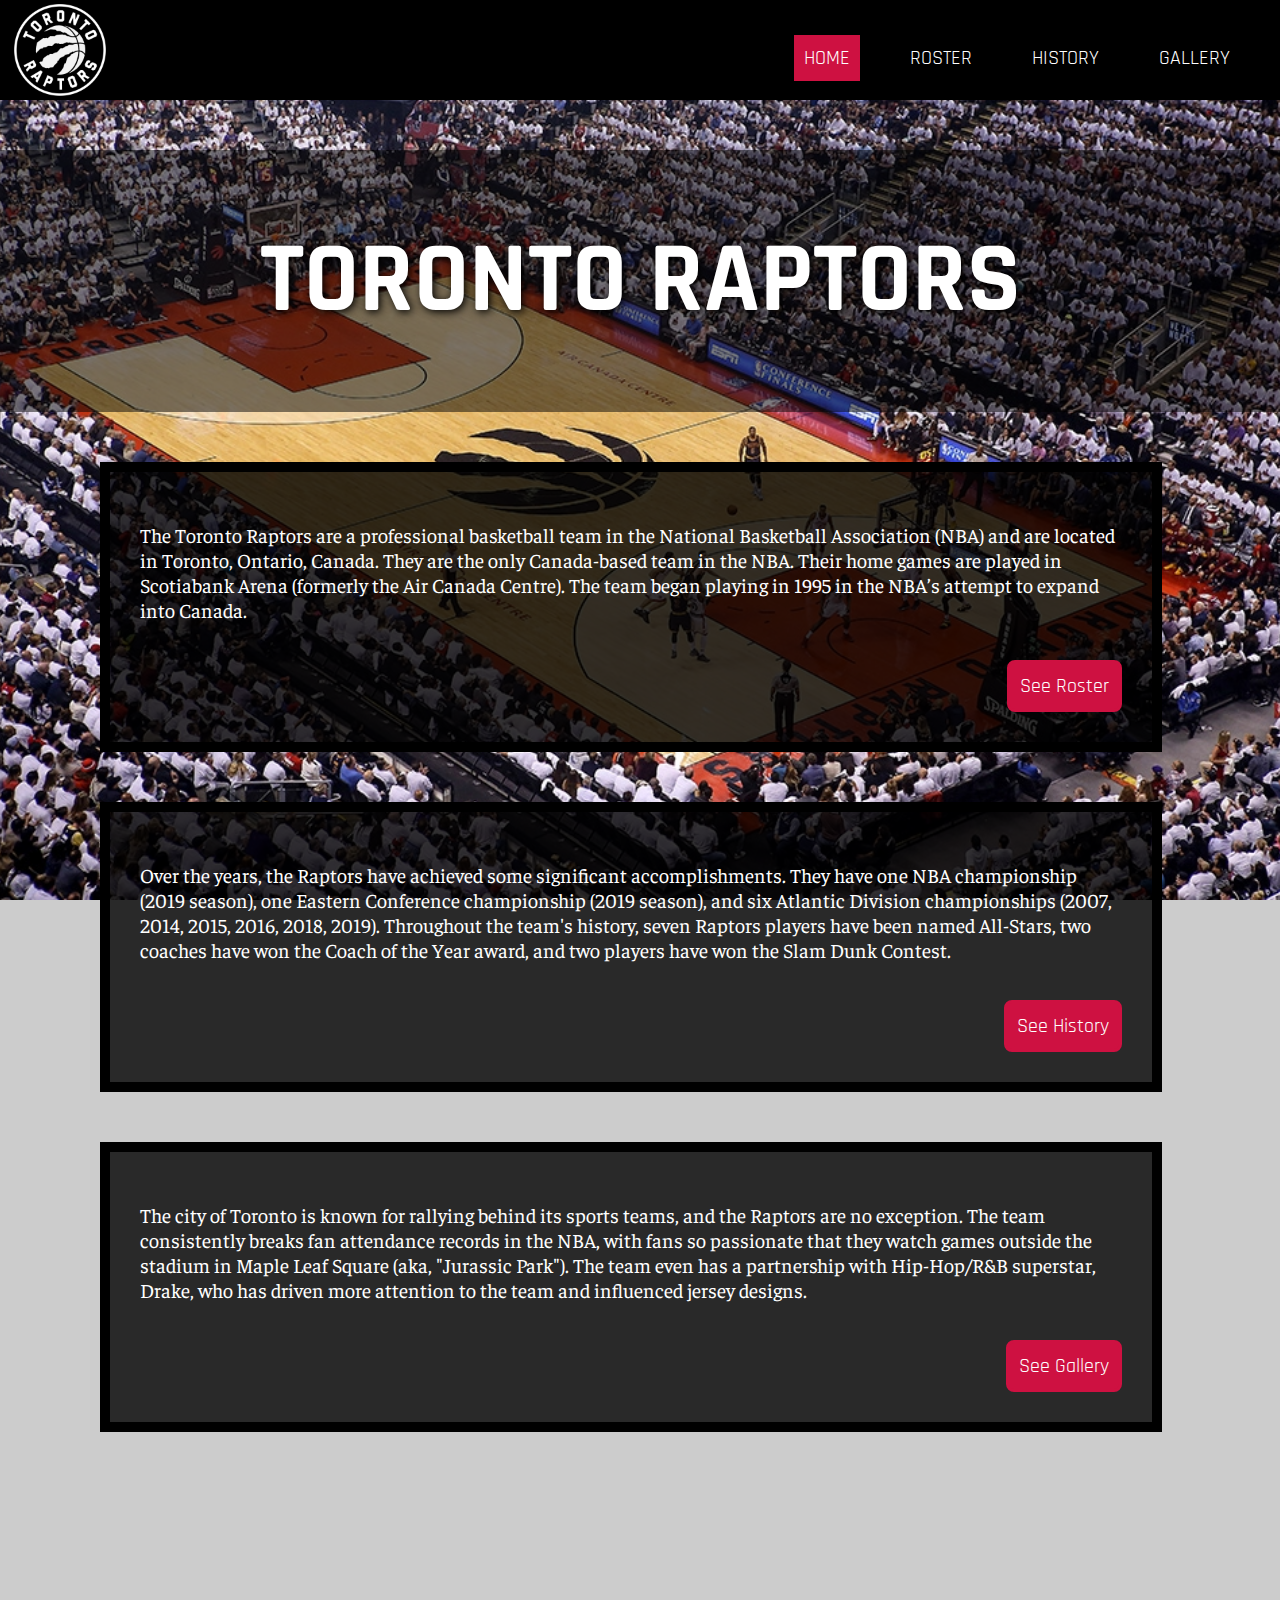
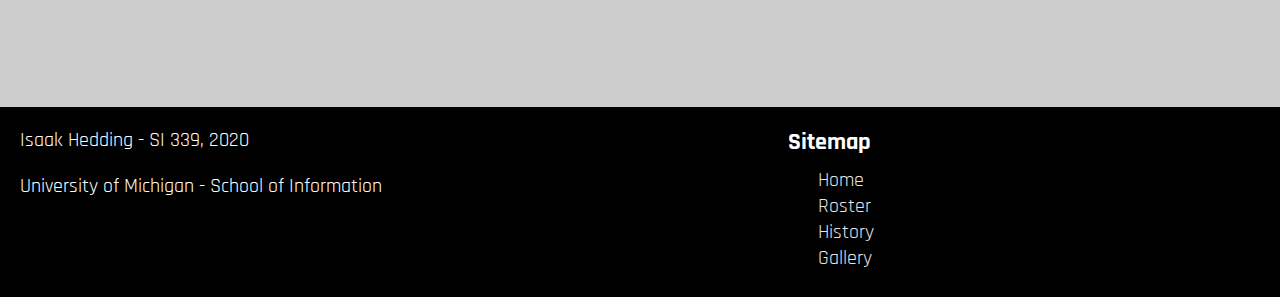
<file: index.html>
<!DOCTYPE html>
<html lang="en">
<head>
	<meta charset="UTF-8">
	<title>Toronto Raptors</title>
	<link rel="stylesheet" href="css/style.css">
  <link href="https://fonts.googleapis.com/css2?family=Faustina&family=Rajdhani:wght@700&display=swap" rel="stylesheet">
  <link rel="shortcut icon" type="image/png" href="images/favicon-logo.png"/>
</head>

<body>
	<!-- <a class="skip" href="#skip">Jump to Content</a> -->
<main class="container">
<header>
  <a href="index.html"><img src="images/nav-bar-logo.png" alt="toronto raptors logo"></a>
	<div class="hamburger-icon" onclick="toggleClass()">
		<p>&#9776;</p>
	</div>
	<nav>
		<ul class="nav_links">
		<li class="nav_item"><a class="active">HOME</a></li>
    <li class="nav_item"><a href="roster.html">ROSTER</a></li>
    <li class="nav_item"><a href="history.html">HISTORY</a></li>
    <li class="nav_item"><a href="gallery.html">GALLERY</a></li>
    </ul>
	</nav>
</header>
<script src="script/script.js"></script>


	<div class="main-text">
		<div class="main-text-background">
		<h1>TORONTO RAPTORS</h1>
		</div>
	</div>
  <div class="text-block-uno">
	   <p>The Toronto Raptors are a professional basketball team in the National Basketball Association (NBA) and are located in Toronto, Ontario, Canada. They are the only Canada-based team in the NBA. Their home games are played in Scotiabank Arena (formerly the Air Canada Centre). The team began playing in 1995 in the NBA’s attempt to expand into Canada.</p><br>
		 <a class="button" href="roster.html">See Roster</a>
	</div>
	<div class="text-block-dos">
  	<p>Over the years, the Raptors have achieved some significant accomplishments. They have one NBA championship (2019 season), one Eastern Conference championship (2019 season), and six Atlantic Division championships (2007, 2014, 2015, 2016, 2018, 2019). Throughout the team's history, seven Raptors players have been named All-Stars, two coaches have won the Coach of the Year award, and two players have won the Slam Dunk Contest.</p><br>
		<a class="button" href="history.html">See History</a>
	</div>
	<div class="text-block-tres">
		<p>The city of Toronto is known for rallying behind its sports teams, and the Raptors are no exception. The team consistently breaks fan attendance records in the NBA, with fans so passionate that they watch games outside the stadium in Maple Leaf Square (aka, "Jurassic Park"). The team even has a partnership with Hip-Hop/R&B superstar, Drake, who has driven more attention to the team and influenced jersey designs.</p><br>
		<a class="button" href="gallery.html">See Gallery</a>
	</div>

<footer>
	<div class="footer-container">
	<div class="footer-one">
		<p>Isaak Hedding - SI 339, 2020</p>
		<p>University of Michigan - School of Information</p>
	</div>
	<div class="footer-two">
		<h2>Sitemap</h2>
		<ul>
			<li><a href="index.html">Home</a></li>
			<li><a href="roster.html">Roster</a></li>
			<li><a href="history.html">History</a></li>
			<li><a href="gallery.html">Gallery</a></li>
		</ul>
	</div>
	</div>
</footer>
<!-- </div> -->
</main>
</body>
</html>
</file>
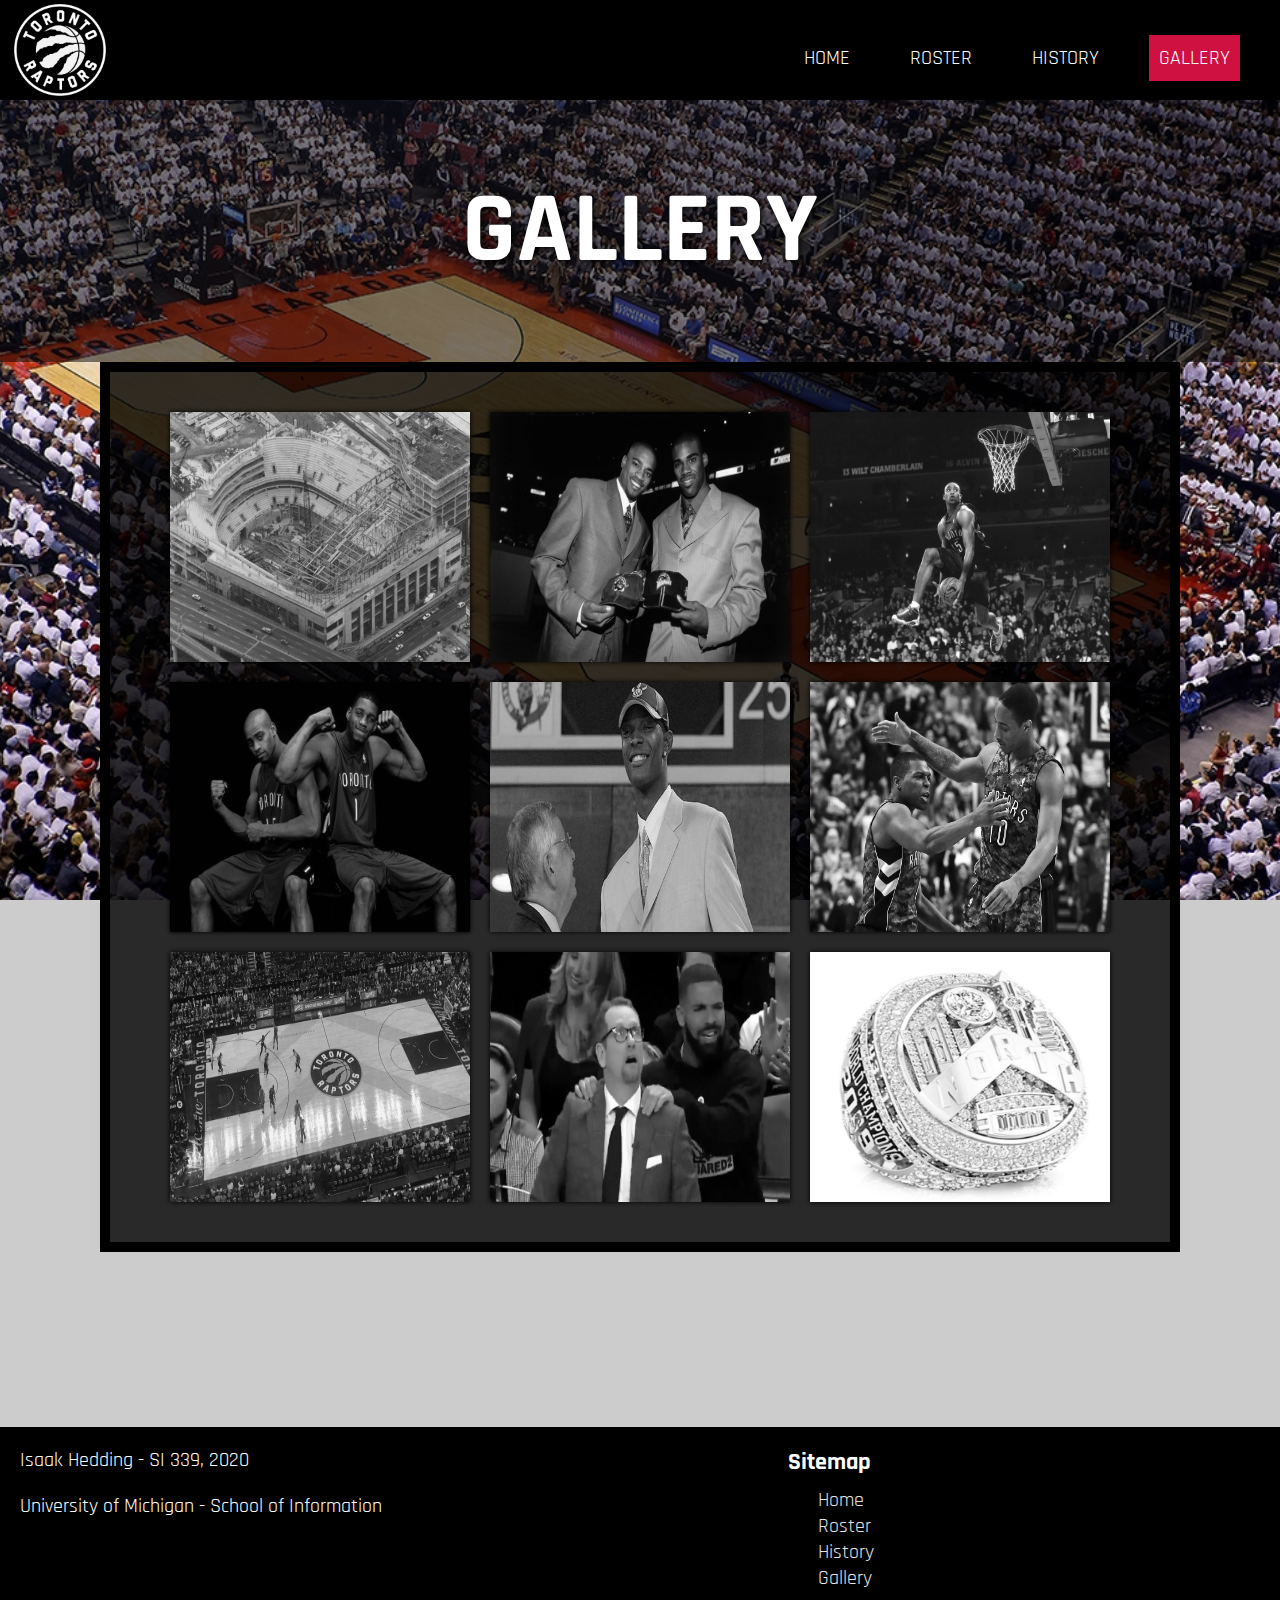
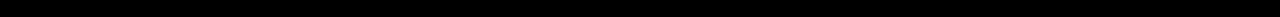
<file: gallery.html>
<!DOCTYPE html>
<html lang="en">
<head>
	<meta charset="UTF-8">
	<title>Toronto Raptors</title>
	<link rel="stylesheet" href="css/style.css">
  <link href="https://fonts.googleapis.com/css2?family=Faustina&family=Rajdhani:wght@700&display=swap" rel="stylesheet">
  <link rel="shortcut icon" type="image/png" href="images/favicon-logo.png"/>
</head>

<body>
<main class="container-gallery">
<header>
  <a href="index.html"><img src="images/nav-bar-logo.png" alt="toronto raptors logo"></a>
  <div class="hamburger-icon" onclick="toggleClass()">
    <p>&#9776;</p>
  </div>
  <nav>
		<ul class="nav_links">
		<li class="nav_item"><a href="index.html">HOME</a></li>
    <li class="nav_item"><a href="roster.html">ROSTER</a></li>
    <li class="nav_item"><a href="history.html">HISTORY</a></li>
    <li class="nav_item"><a class="active" href="gallery.html">GALLERY</a></li>
    </ul>
	</nav>
</header>

<script src="script/script.js"></script>

<div class="main-text">
  <h1>GALLERY</h1>
</div>

<div class="gallery">
  <img src="images/air-canada-centre-gallery.jpg" alt="first air canada centre" />
  <img src="images/vince-carter-gallery.jpeg" alt="vince carter getting drafted" />
  <img src="images/vince-carter-dunk-gallery.jpg" alt="vince carter in slam dunk contest" />
  <img src="images/tmac-vc-gallery.jpg" alt="vince carter and tracy mcgrady posing" />
  <img src="images/chris-bosh-gallery.jpg" alt="chris bosh on draft night" />
  <img src="images/lowry-derozan-gallery.jpg" alt="lowry and derozan in alternate jerseys" />
  <img src="images/welcome-toronto-gallery.jpg" alt="welcome toronto alternate court" />
  <img src="images/nick-nurse-drake-gallery.jpg" alt="drake back rub nick nurse" />
  <img src="images/championship-ring.png" alt="2019 championship ring" />
</div>



<footer>
	<div class="footer-container">
	<div class="footer-one">
		<p>Isaak Hedding - SI 339, 2020</p>
		<p>University of Michigan - School of Information</p>
	</div>
	<div class="footer-two">
		<h2>Sitemap</h2>
		<ul>
			<li><a href="index.html">Home</a></li>
			<li><a href="roster.html">Roster</a></li>
			<li><a href="history.html">History</a></li>
			<li><a href="gallery.html">Gallery</a></li>
		</ul>
	</div>
	</div>
</footer>
<!-- </div> -->
</main>
</body>
</html>
</file>
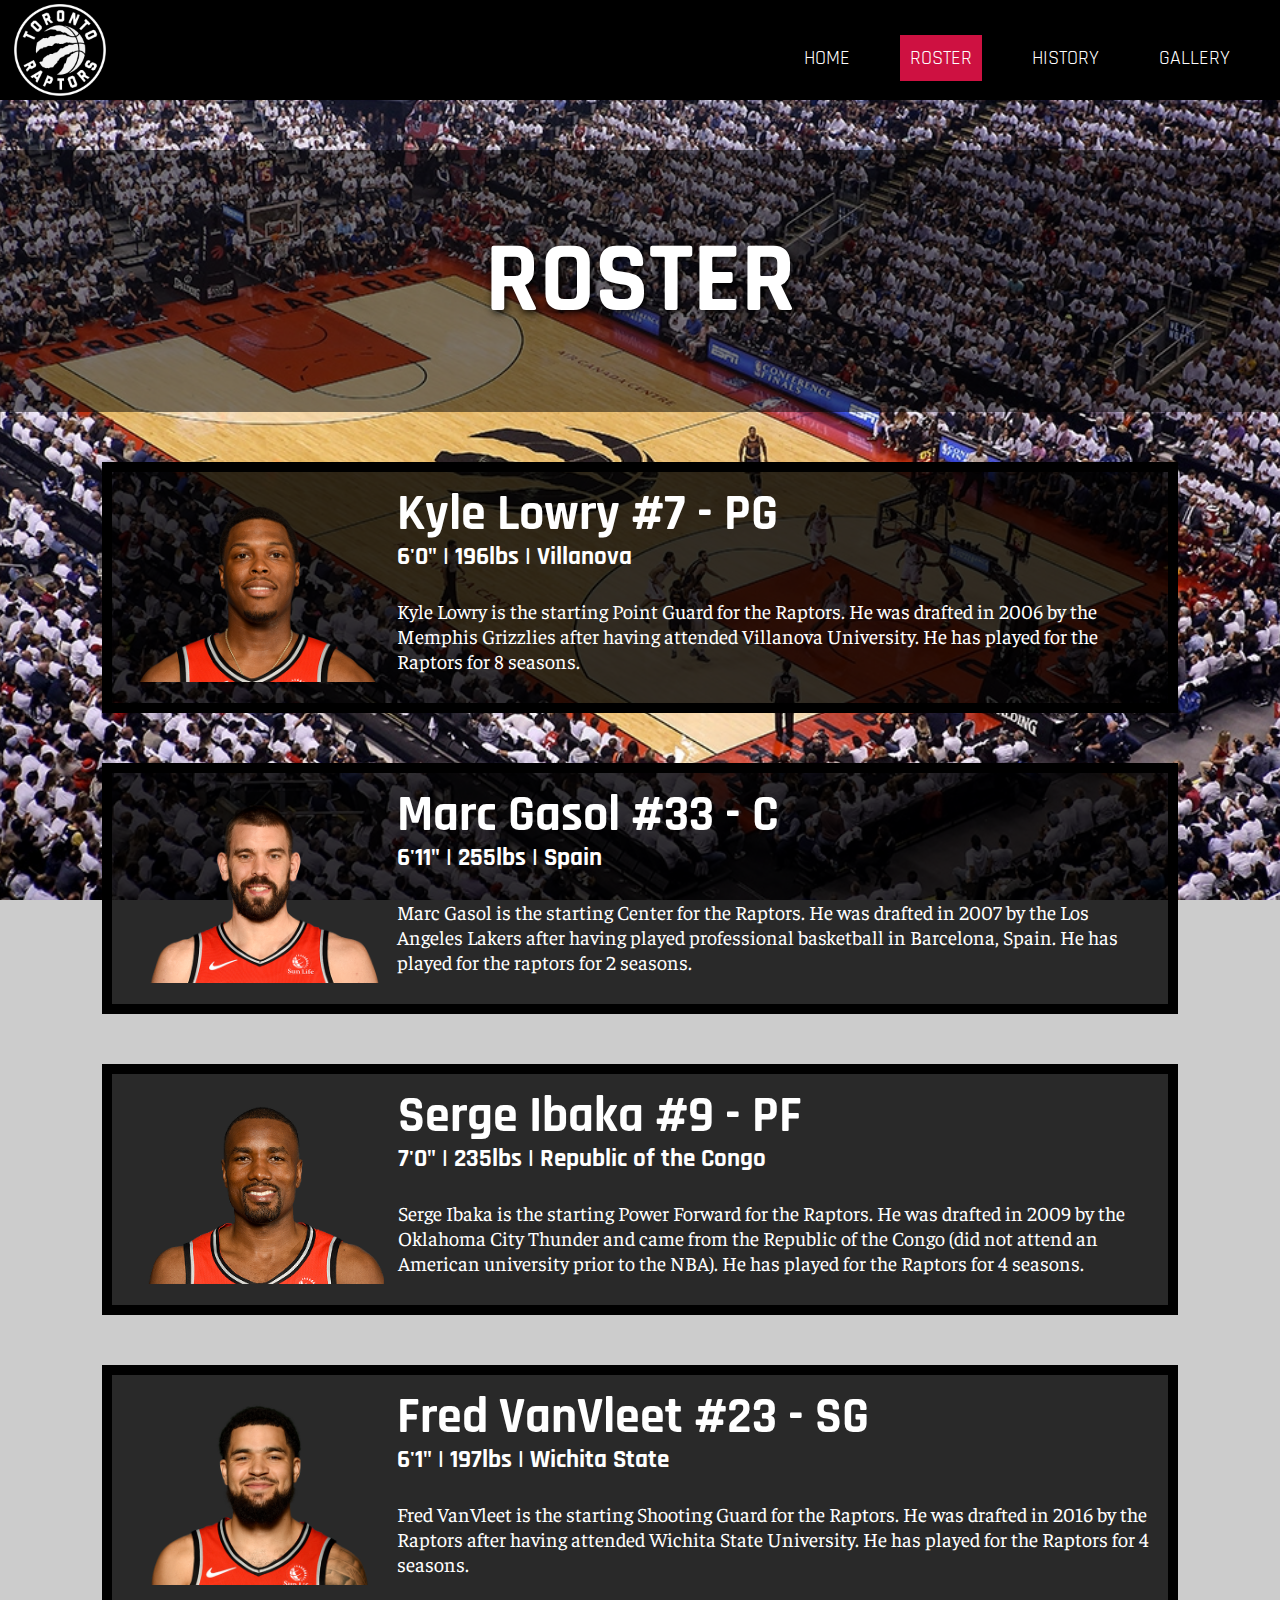
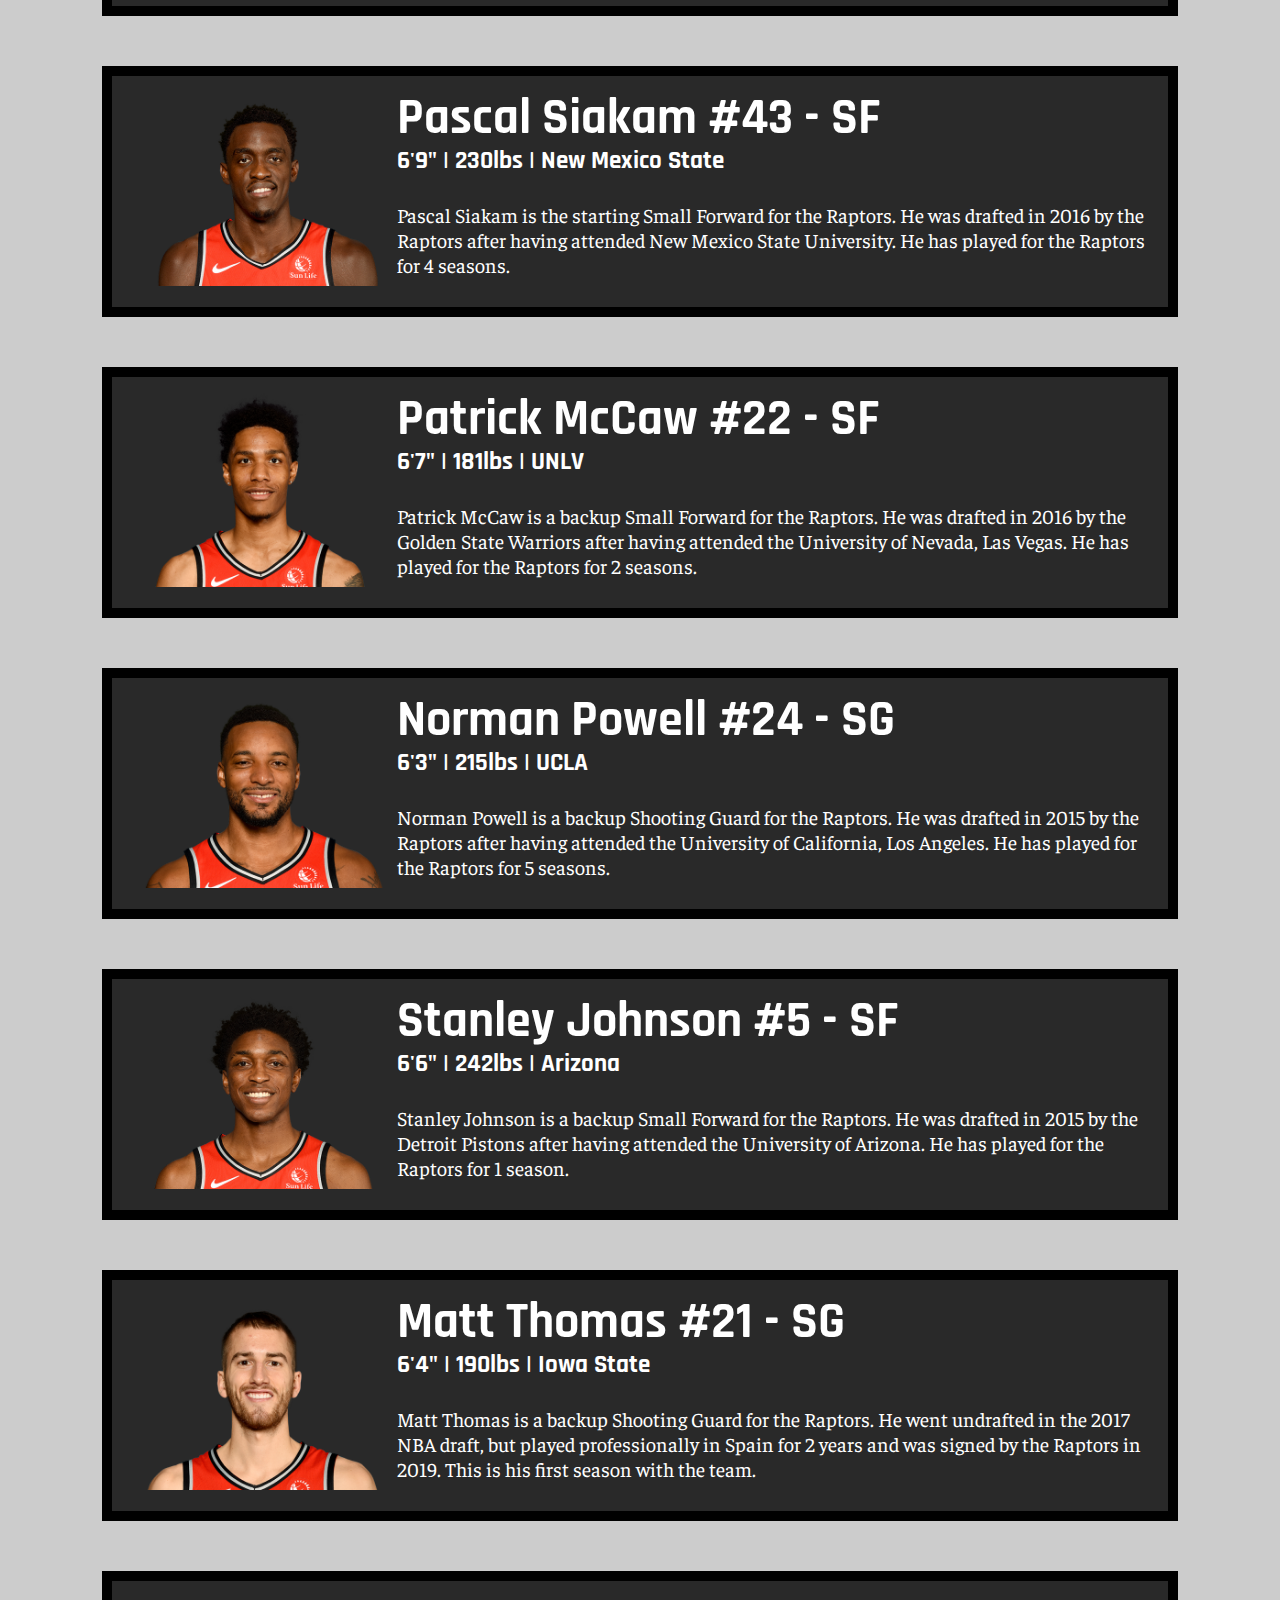
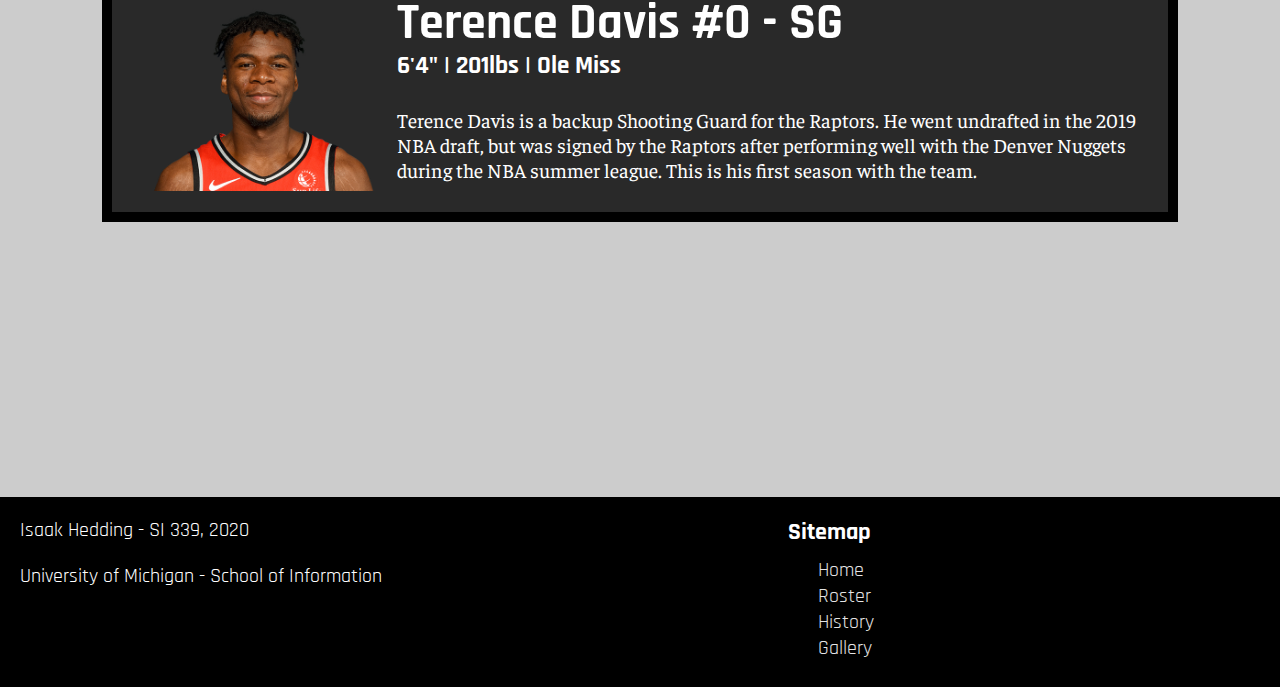
<file: roster.html>
<!DOCTYPE html>
<html lang="en">
<head>
	<meta charset="UTF-8">
	<title>Toronto Raptors</title>
	<link rel="stylesheet" href="css/style.css">
  <link href="https://fonts.googleapis.com/css2?family=Faustina&family=Rajdhani:wght@700&display=swap" rel="stylesheet">
  <link rel="shortcut icon" type="image/png" href="images/favicon-logo.png"/>
</head>

<body>
<main class="container-roster">
<header>
  <a href="index.html"><img src="images/nav-bar-logo.png" alt="toronto raptors logo"></a>
	<div class="hamburger-icon" onclick="toggleClass()">
		<p>&#9776;</p>
	</div>
	<nav>
		<ul class="nav_links">
		<li class="nav_item"><a href="index.html">HOME</a></li>
    <li class="nav_item"><a class="active">ROSTER</a></li>
    <li class="nav_item"><a href="history.html">HISTORY</a></li>
    <li class="nav_item"><a href="gallery.html">GALLERY</a></li>
    </ul>
	</nav>
</header>

<script src="script/script.js"></script>

<div class="main-text">
  <h1>ROSTER</h1>
</div>

<div class="player-card">
  <img src="images/kyle-lowry.png" alt="kyle lowry headshot">
  <h2>Kyle Lowry #7 - PG</h2>
  <h3 class="sub-text">6'0" | 196lbs | Villanova</h3>
  <p>Kyle Lowry is the starting Point Guard for the Raptors. He was drafted in 2006 by the Memphis Grizzlies after having attended Villanova University. He has played for the Raptors for 8 seasons.</p>
</div>
<div class="player-card">
  <img src="images/marc-gasol.png" alt="marc gasol headshot">
  <h2>Marc Gasol #33 - C</h2>
  <h3 class="sub-text">6'11" | 255lbs | Spain</h3>
  <p>Marc Gasol is the starting Center for the Raptors. He was drafted in 2007 by the Los Angeles Lakers after having played professional basketball in Barcelona, Spain. He has played for the raptors for 2 seasons.</p>
</div>
<div class="player-card">
  <img src="images/serge-ibaka.png" alt="serge ibaka headshot">
  <h2>Serge Ibaka #9 - PF</h2>
  <h3 class="sub-text">7'0" | 235lbs | Republic of the Congo</h3>
  <p>Serge Ibaka is the starting Power Forward for the Raptors. He was drafted in 2009 by the Oklahoma City Thunder and came from the Republic of the Congo (did not attend an American university prior to the NBA). He has played for the Raptors for 4 seasons.</p>
</div>
<div class="player-card">
  <img src="images/fvv.png" alt="fred vanvleet headshot">
  <h2>Fred VanVleet #23 - SG</h2>
  <h3 class="sub-text">6'1" | 197lbs | Wichita State</h3>
  <p>Fred VanVleet is the starting Shooting Guard for the Raptors. He was drafted in 2016 by the Raptors after having attended Wichita State University. He has played for the Raptors for 4 seasons.</p>
</div>
<div class="player-card">
  <img src="images/pascal-siakam.png" alt="pascal siakam headshot">
  <h2>Pascal Siakam #43 - SF</h2>
  <h3 class="sub-text">6'9" | 230lbs | New Mexico State</h3>
  <p>Pascal Siakam is the starting Small Forward for the Raptors. He was drafted in 2016 by the Raptors after having attended New Mexico State University. He has played for the Raptors for 4 seasons.</p>
</div>
<div class="player-card">
	<img src="images/patrick-mccaw.png" alt="patrick mccaw headshot">
	<h2>Patrick McCaw #22 - SF</h2>
	<h3 class="sub-text">6'7" | 181lbs | UNLV</h3>
	<p>Patrick McCaw is a backup Small Forward for the Raptors. He was drafted in 2016 by the Golden State Warriors after having attended the University of Nevada, Las Vegas. He has played for the Raptors for 2 seasons.</p>
</div>
<div class="player-card">
	<img src="images/norman-powell.png" alt="normal powell headshot">
	<h2>Norman Powell #24 - SG</h2>
	<h3 class="sub-text">6'3" | 215lbs | UCLA</h3>
	<p>Norman Powell is a backup Shooting Guard for the Raptors. He was drafted in 2015 by the Raptors after having attended the University of California, Los Angeles. He has played for the Raptors for 5 seasons.</p>
</div>
<div class="player-card">
	<img src="images/stanley-johnson.png" alt="stanley johnson headshot">
	<h2>Stanley Johnson #5 - SF</h2>
	<h3 class="sub-text">6'6" | 242lbs | Arizona</h3>
	<p>Stanley Johnson is a backup Small Forward for the Raptors. He was drafted in 2015 by the Detroit Pistons after having attended the University of Arizona. He has played for the Raptors for 1 season.</p>
</div>
<div class="player-card">
	<img src="images/matt-thomas.png" alt="matt thomas headshot">
	<h2>Matt Thomas #21 - SG</h2>
	<h3 class="sub-text">6'4" | 190lbs | Iowa State</h3>
	<p>Matt Thomas is a backup Shooting Guard for the Raptors. He went undrafted in the 2017 NBA draft, but played professionally in Spain for 2 years and was signed by the Raptors in 2019. This is his first season with the team.</p>
</div>
<div class="player-card">
	<img src="images/terence-davis.png" alt="terence davis headshot">
	<h2>Terence Davis #0 - SG</h2>
	<h3 class="sub-text">6'4" | 201lbs | Ole Miss</h3>
	<p>Terence Davis is a backup Shooting Guard for the Raptors. He went undrafted in the 2019 NBA draft, but was signed by the Raptors after performing well with the Denver Nuggets during the NBA summer league. This is his first season with the team.</p>
</div>

<footer>
	<div class="footer-container">
	<div class="footer-one">
		<p>Isaak Hedding - SI 339, 2020</p>
		<p>University of Michigan - School of Information</p>
	</div>
	<div class="footer-two">
		<h2>Sitemap</h2>
		<ul>
			<li><a href="index.html">Home</a></li>
			<li><a href="roster.html">Roster</a></li>
			<li><a href="history.html">History</a></li>
			<li><a href="gallery.html">Gallery</a></li>
		</ul>
	</div>
	</div>
</footer>
<!-- </div> -->
</main>
</body>
</html>
</file>
<file: css/style.css>
a.skip{
  background-color: #FFFFFF;
  font-family: 'Faustina', serif;
  border: 2px solid #000000;
  top: -40px;
}

body{
  background-color: #CCCCCC;
  /* opacity: 0.5; */
  background-image: url("../images/air-canada-centre.jpg");
  background-attachment: fixed; /* Parallax effect */
  background-position: center;  /* Parallax effect */
  background-repeat: no-repeat; /* Parallax effect */
  background-size: cover;
  margin: 0;
}

/* .body-history{
  background-color: #CCCCCC;
  background-image: none;
} */

/* nav{
  height: 100px;
  text-align: center;
  margin: auto;
} */

.container, .container-roster{
  display: grid;
  grid-template-columns: 50px auto auto auto 50px;
  grid-template-rows: 100px auto auto auto auto 175px;
  grid-row-gap: 50px;
}

.container-roster{
  grid-template-rows: 100px auto auto auto auto auto auto auto auto auto auto auto 175px;
}

.container-history{
  display: grid;
  grid-template-columns: 50px auto 50px;
  grid-template-rows: 100px auto auto auto auto auto auto auto auto auto auto auto auto 175px;
}

.container-gallery{
  display: grid;
  grid-template-columns: 40px auto 40px;
  grid-template-rows: 100px auto auto 175px;
}

header{
  height: 100px;
  background-color: #000000;
  grid-column: 1/-1;
  grid-row: 1/1;
}

.nav_links{
  display: none;
  padding-top: 15px;
  list-style-type: none;
  float: right;
  background-color: #000000;
}

.nav_item{
  padding-right: 40px;
  font-family: 'Rajdhani', sans-serif;
  color: #E5E5E5;
  text-decoration: none;
}

nav a{
  color: #FFFFFF;
  text-decoration: none;
  padding: 10px;
  display: block;
}

nav a:hover{
  color: #000000;
  /* text-decoration: underline; */
  background-color: #ddd;
}

.hamburger-icon{
  float: right;
  padding-right: 20px;
}

.hamburger-icon:hover{
  cursor: pointer;
}

.hamburger-icon p{
  font-size: 30px;
}

.nav_links.toggleCls{
  display: block;
}

header img{
  float: left;
  height: 100px;
  padding-left: 10px;
}

/* nav a.active{
  color: #FFFFFF;
  background-color: #CE1141;
} */

.main-text{
  grid-column: 1/-1;
  grid-row: 2/2;
  background-color: rgba(0,0,0,0.5);
}

.main-text-background{

}

.main-text h1{
  font-size: 100px;
  font-family: 'Rajdhani', sans-serif;
  /* margin: auto; */
  text-align: center;
  color: #FFFFFF;
  text-shadow: 2px 2px 8px #000000;
}

p{
  color: #FFFFFF;
  font-family: 'Faustina', serif;
  font-size: 20px;
}

.text-block-uno, .text-block-dos, .text-block-tres, .player-card{
  background-color: rgba(0, 0, 0, .8);
  border: 10px solid black;
  padding: 30px;
  grid-column: 2/5;
  text-align: center;
}

.player-card{
  padding: 10px;
  grid-column: 2/5;
  color: #FFFFFF;
  font-family: 'Rajdhani', sans-serif;
}

.player-card img{
  height: 200px;
  display: block;
  float: none;
  padding-left: 30px;
}

.player-card h2{
  display: block;
  font-size: 35px;
  margin: 0;
  padding: 0;
}

.sub-text{
  margin-top: -5px;
  font-family: 'Rajdhani', sans-serif;
  font-size: 22px;
}

.history-line-one, .history-line-two, .history-line-three, .history-line-four, .history-line-five{
  border-left: 6px solid white;
  height: 100px;
  padding-left: 20px;
  grid-column: 2/2;
}

.history-card-one, .history-card-two, .history-card-three, .history-card-four, .history-card-five, .history-card-six{
  background-color: #000000;
  border: 10px solid black;
  padding: 30px;
  grid-column: 2/2;
  grid-row: 3/3;
  box-shadow: 0px 0px 15px #F2F2F2;
}

.history-card-img-left img{
  border-radius: 15%;
  height: 150px;
/*   padding-right: 20px; */
  color: #FFFFFF;
}

.history-card-img-right img{
  border-radius: 15%;
  height: 150px;
/*   padding-left: 20px; */
  color: #FFFFFF;
}

.history-card-title h2{
  font-family: 'Rajdhani', sans-serif;
  font-size: 60px;
  color: #FFFFFF;
  margin-top: -10px;
}

.history-card-title p{
  margin-top: -30px;
}

.history-line-one{
  border-left: 6px solid white;
  height: 100px;
  grid-row: 4/4;
  grid-column: 2/2;
}

.history-card-two{
  grid-row: 5/5;
/*   grid-column: 3/7; */
}

.history-line-two{
  grid-row: 6/6;
}

.history-card-three{
  grid-row: 7/7;
}

.history-line-three{
  grid-row: 8/8;
}

.history-card-four{
  grid-row: 9/9;
/*   grid-column: 3/7; */
}

.history-line-four{
  grid-row: 10/10;
}

.history-card-five{
  grid-row: 11/11;
}

.history-line-five{
  grid-row: 12/12;
}

.history-card-six{
  grid-row: 13/13;
/*   grid-column: 3/7; */
}

.gallery{
  grid-row: 3/3;
  grid-column: 2/2;
  display: flex;
  flex-direction: row;
  flex-wrap: wrap;
  justify-content: center;
  align-items: flex-start;
  background-color: rgba(0,0,0,0.8);
  padding: 30px;
  border: 10px solid black;
}

.gallery img{
  height: 250px;
  width: 300px;
  margin: 10px;
  box-shadow: 0px 0px 5px #000000;
}


.button{
  font-family: 'Rajdhani', sans-serif;
  background-color: #CE1141;
  padding: 10px;
  font-size: 20px;
  border: 3px solid #CE1141;
  border-radius: 8px;
  color: #FFFFFF;
  text-decoration: none;
}

.button:hover{
  background-color: #FFFFFF;
  color: #CE1141;
  cursor: pointer;
}

footer{
  grid-row: -1/-1;
  grid-column: 1/-1;
  background-color: #000000;
  text-align: center;
  height: 320px;
}

.footer-container{
  /* display: grid;
  grid-template-columns: auto auto;
  grid-template-rows: 100px; */
  text-align: center;
}

.footer-one{
  grid-column: 1/1;
}

.footer-one p{
  font-family: 'Rajdhani', sans-serif;
}

.footer-two{
  grid-column: 2/2;
  font-family: 'Rajdhani', sans-serif;
  color: #FFFFFF;
}

.footer-two ul{
  list-style-type: none;
  text-align: center;
  padding-right: 35px;
  font-size: 20px;
  text-decoration: underline;
}

.footer-two a{
  color: #FFFFFF;
  text-decoration: none;
}

.footer-two a:hover{
  text-decoration: underline;
}


/* BEGIN RESPONSIVE DESIGN FOR LARGE SCREEN */

@media screen and (min-width: 850px){

  /* header{
    height: 100px;
    background-color: #000000;
    grid-column: 1/-1;
    grid-row: 1/1;
  } */

  .nav_links{
    padding-top: 15px;
    list-style-type: none;
    color: #E5E5E5;
    /* font-family: 'Rajdhani', sans-serif; */
    font-size: 20px;
    text-decoration: none;
    display: flex;
    flex-direction: row;
    justify-content: flex-end;
    align-items: center;
  }


  nav a.active{
    color: #FFFFFF;
    /* text-decoration: underline; */
    background-color: #CE1141;
  }

  @-webkit-keyframes fade-in{
    0% {opacity: 0;}
    100% {opacity: 1;}
  }

  @keyframes fade-in{
    0% {opacity: 0;}
    100% {opacity: 1;}
  }

  .main-text-background h1{
    animation-name: fade-in;
    animation-duration: 3s;
  }

  .hamburger-icon{
    display: none;
  }

  .container, .container-roster{
    grid-template-columns: 100px auto auto auto auto auto 100px;
  }

  .container-history{
    display: grid;
    grid-template-columns: 100px auto auto 50px auto auto 100px;
    grid-template-rows: 100px auto auto auto auto auto auto auto auto auto auto auto auto 175px;
  }

  .container-gallery{
    grid-template-columns: 100px auto 100px;
  }

  .text-block-uno, .text-block-dos, .text-block-tres, .player-card{
    grid-column: 2/6;
    text-align: left;
  }

  .button{
    float: right;
  }

  .text-block-uno, .text-block-dos, .text-block-tres, .player-card{
    background-color: rgba(0, 0, 0, .8);
    border: 10px solid black;
    padding: 30px;
    grid-column: 2/6;
    text-align: left;
  }

  .player-card{
    padding: 10px;
    grid-column: 3/6;
    color: #FFFFFF;
    font-family: 'Rajdhani', sans-serif;
    text-align: left;
  }

  .player-card img{
    height: 200px;
    display: inline;
    padding-left: 0px;
    float: left;
  }

  .player-card h2{
    display: inline;
    font-size: 50px;
    margin: 0;
    padding: 0;
  }

  .sub-text{
    margin-top: -5px;
    font-family: 'Rajdhani', sans-serif;
    font-size: 25px;
  }

  .history-line-one, .history-line-two, .history-line-three, .history-line-four, .history-line-five{
    border-left: 6px solid white;
    height: 100px;
    grid-row: 4/4;
    grid-column: 4/4;
  }

  .history-card-one, .history-card-two, .history-card-three, .history-card-four, .history-card-five, .history-card-six{
    background-color: #000000;
    border: 10px solid black;
    padding: 30px;
    grid-column: 2/6;
    grid-row: 3/3;
    box-shadow: 0px 0px 15px #F2F2F2;
  }

  .history-card-img-left img{
    border-radius: 15%;
    height: 250px;
    padding-right: 20px;
    color: #FFFFFF;
    float: left;
  }

  .history-card-img-right img{
    border-radius: 15%;
    height: 250px;
    padding-left: 20px;
    color: #FFFFFF;
    float: right;
  }

  .history-card-title h2{
    font-family: 'Rajdhani', sans-serif;
    font-size: 60px;
    color: #FFFFFF;
    margin-top: -10px;
  }

  .history-card-title p{
    margin-top: -30px;
  }

  .history-line-one{
    border-left: 6px solid white;
    height: 100px;
    grid-row: 4/4;
    grid-column: 4/4
  }

  .history-card-two{
    grid-row: 5/5;
    grid-column: 3/7;
  }

  .history-line-two{
    grid-row: 6/6;
  }

  .history-card-three{
    grid-row: 7/7;
  }

  .history-line-three{
    grid-row: 8/8;
  }

  .history-card-four{
    grid-row: 9/9;
    grid-column: 3/7;
  }

  .history-line-four{
    grid-row: 10/10;
  }

  .history-card-five{
    grid-row: 11/11;
  }

  .history-line-five{
    grid-row: 12/12;
  }

  .history-card-six{
    grid-row: 13/13;
    grid-column: 3/7;
  }


  .gallery img{
    -webkit-filter: grayscale(100%);
    filter: grayscale(100%);
  }

  .gallery img:hover{
    -webkit-filter: grayscale(0%);
    filter: grayscale(0%);
  }

  footer{
    grid-row: -1/-1;
    grid-column: 1/-1;
    background-color: #000000;
    text-align: center;
    height: 190px;
  }

  .footer-container{
    display: grid;
    grid-template-columns: auto auto;
    grid-template-rows: 100px;
    text-align: left;
  }

  .footer-one{
    grid-column: 1/1;
    padding-left: 20px;
  }

  .footer-one p{
    font-family: 'Rajdhani', sans-serif;
  }

  .footer-two{
    grid-column: 2/2;
    font-family: 'Rajdhani', sans-serif;
    color: #FFFFFF;
  }

  .footer-two ul{
    list-style-type: none;
    margin-top: -10px;
    margin-left: -10px;
    padding-right: 0px;
    text-align: left;
    text-decoration: none;
    color: #E5E5E5;
  }

  .footer-two a{
    color: #E5E5E5;
  }

  .footer-two a:hover{
    text-decoration: underline;
  }

}

@media screen and (prefers-reduced-motion: reduce){
  html{
    scroll-behavior: auto;
  }
  .skip a{
    -webkit-transition: none;
    transition: none;
  }

  body{
    background-color: #A2A2A2;
    background-image: none;
  }

  .main-text-background h1{
    animation: none;
  }
}
</file>
